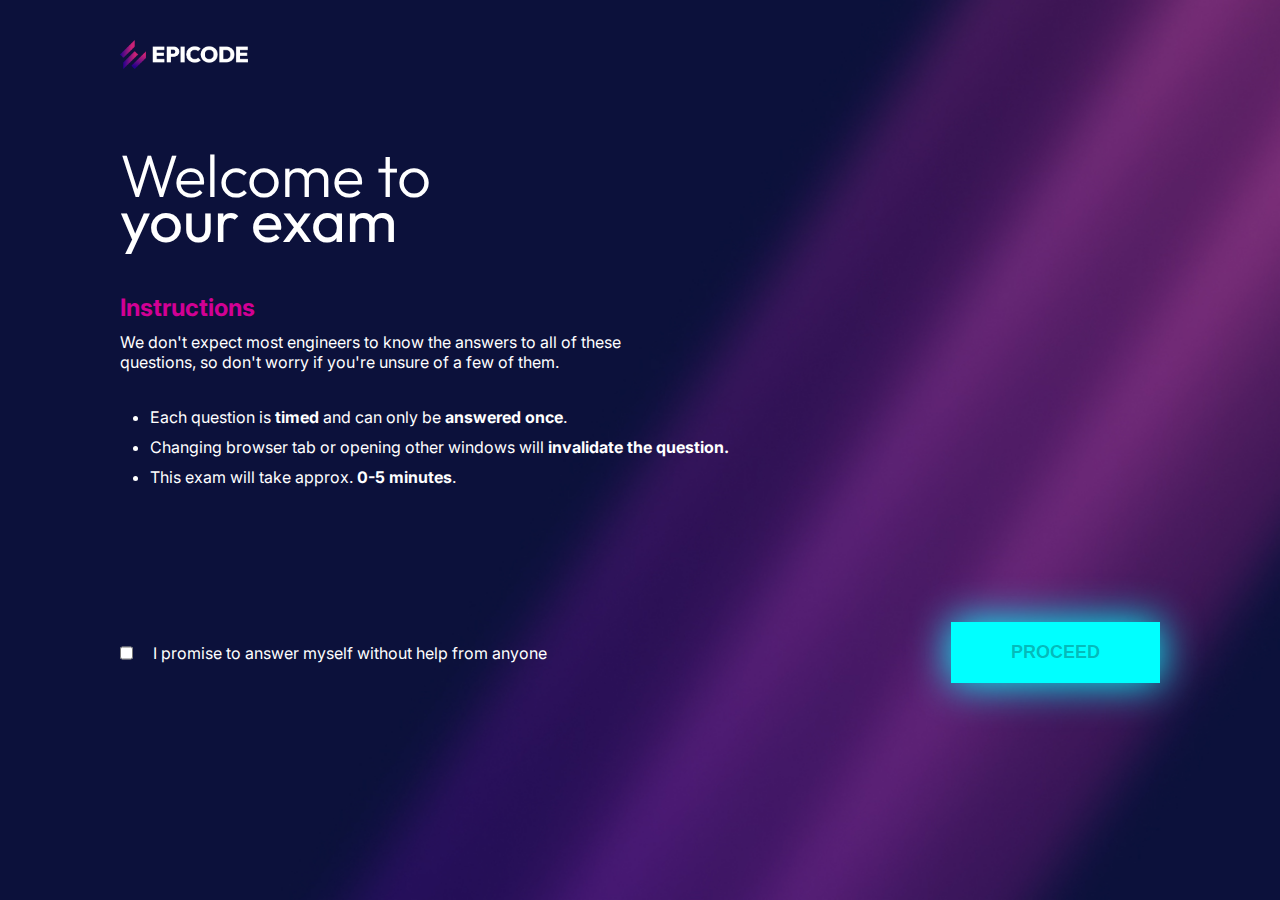
<file: index.html>
<!DOCTYPE html>
<html lang="en">
  <head>
    <meta charset="UTF-8" />
    <meta name="viewport" content="width=device-width, initial-scale=1.0" />
    <title>Document</title>
    <link rel="stylesheet" href="./welcome.css" />
    <link rel="preconnect" href="https://fonts.googleapis.com" />
    <link rel="preconnect" href="https://fonts.gstatic.com" crossorigin />
    <link rel="preconnect" href="https://fonts.googleapis.com" />
    <link rel="preconnect" href="https://fonts.gstatic.com" crossorigin />
    <link href="https://fonts.googleapis.com/css2?family=Inter:wght@100;200;300;400;500;600;700;800;900&family=Outfit:wght@100;200;300;400;500;600;700;800;900&display=swap" rel="stylesheet" />
  </head>
  <body>
    <div>
      <img class="logo" src="./assets/epicode_logo.png" alt="logoEpicode" />
    </div>

    <div class="welcome">
      <h1>
        Welcome to <br />
        <b>your exam</b>
      </h1>
      <h2>Instructions</h2>
      <p>
        We don't expect most engineers to know the answers to all of these
        <br />
        questions, so don't worry if you're unsure of a few of them.
      </p>
      <ul>
        <li>Each question is <b>timed</b> and can only be <b>answered once</b>.</li>
        <li>
          Changing browser tab or opening other windows will
          <b>invalidate the question.</b>
        </li>
        <li>This exam will take approx. <b>0-5 minutes</b>.</li>
      </ul>

      <div class="proceed">
        <div class="checkbox">
          <input type="checkbox" id="check-value" />
          <span id="visto"></span>
          <p>I promise to answer myself without help from anyone</p>
        </div>
        <a href="domande.html"><input type="button" class="button" value="PROCEED" disabled /></a>
      </div>
    </div>
    <script src="welcome.js"></script>
  </body>
</html>
</file>
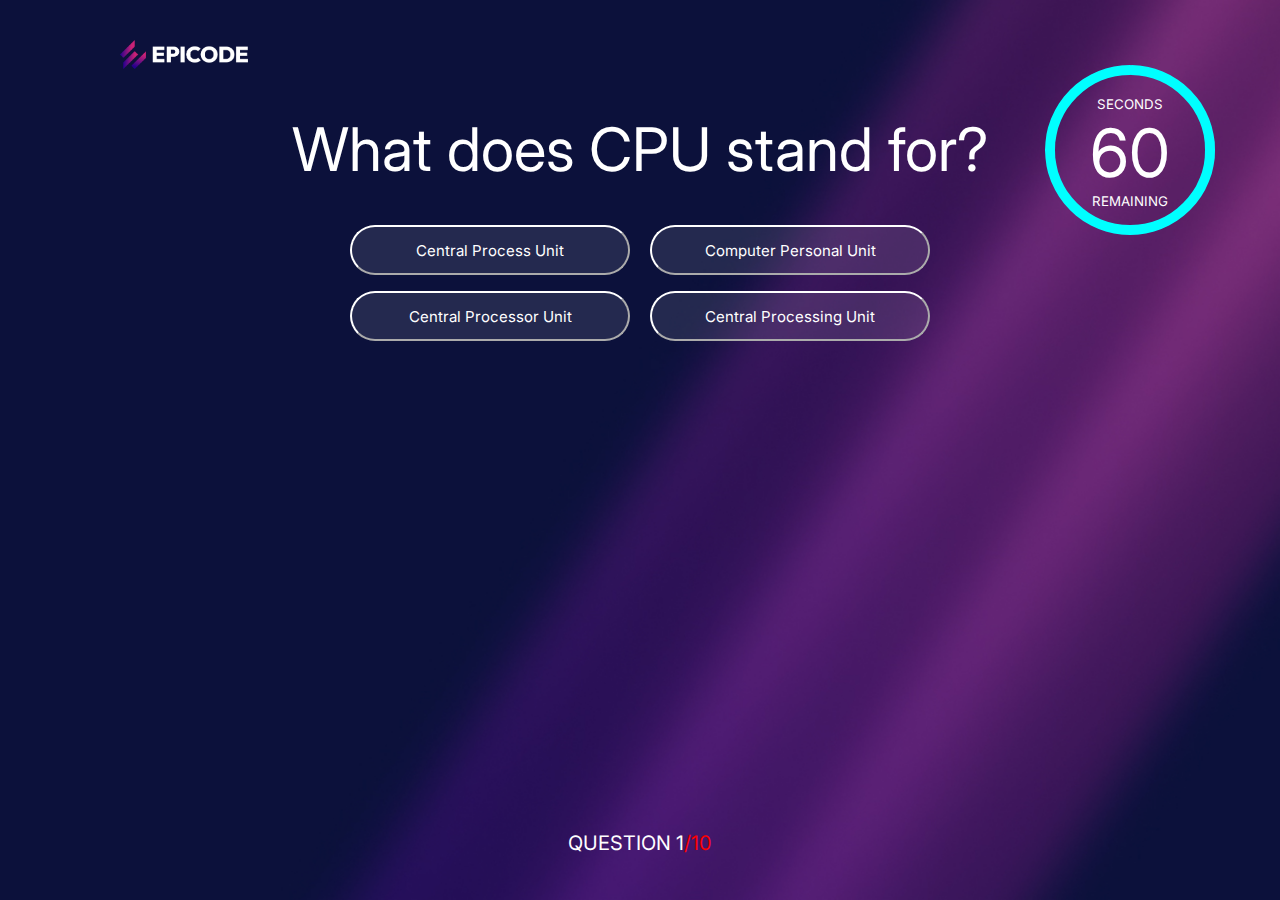
<file: domande.html>
<!DOCTYPE html>
<html lang="en">
  <head>
    <meta charset="UTF-8" />
    <meta name="viewport" content="width=device-width, initial-scale=1.0" />
    <title>Domande</title>
    <link rel="stylesheet" href="./style.css" />
    <link rel="preconnect" href="https://fonts.googleapis.com" />
    <link rel="preconnect" href="https://fonts.gstatic.com" crossorigin />
    <link rel="preconnect" href="https://fonts.googleapis.com" />
    <link rel="preconnect" href="https://fonts.gstatic.com" crossorigin />
    <link href="https://fonts.googleapis.com/css2?family=Inter:wght@100;200;300;400;500;600;700;800;900&family=Outfit:wght@100;200;300;400;500;600;700;800;900&display=swap" rel="stylesheet" />
  </head>
  <body>
    <div class="header">
        <img class="logo" src="./assets/epicode_logo.png" alt="logoEpicode" />
        <div class="contenitoreTimer">
          <div class="timer"></div>
          <svg>
            <circle r="80" cx="100" cy="100"></circle>
          </svg>
        </div>
      </div>
    <div class="contenitore">
      <div class="domanda">
        <p class="h1"></p>
      </div>
      <div class="bottoniRisposta"></div>
    </div>
    <footer class="totaleDomande">
      <p>QUESTION <span id="index"></span><span class="red">/10</span></p>
    </footer>
    <script src="domande.js"></script>
  </body>
</html>
</file>
<file: welcome.css>
* {
  margin: 0;
  padding: 0;
  box-sizing: border-box;
}

.logo {
  width: 10%;
  margin: 40px 120px;
}

body {
  background-image: url("./assets/bg.jpg");
  background-repeat: no-repeat;
  background-size: cover;
}

.welcome {
  color: white;
  margin: 40px 120px;
  font-family: "Inter", sans-serif;
  font-size: 16px;
}

.welcome h1 {
  font-family: "Outfit", sans-serif;
  font-size: 60px;
  font-weight: 300;
  line-height: 45px;
  margin-bottom: 50px;
}

.welcome h2 {
  color: #d20094;
  margin-bottom: 10px;
  font-weight: 700;
}

.welcome ul {
  margin: 30px;
}

.welcome ul li {
  padding: 5px 0;
}

.proceed {
  display: flex;
  width: 100%;
  justify-content: space-between;
  margin-top: 130px;
  align-items: center;
}

.checkbox {
  position: relative;
  display: flex;
  gap: 10px;
}

.button {
  padding: 20px 60px;
  border: none;
  background-color: #00ffff;
  font-size: large;
  font-weight: 800;
  box-shadow: 0px 0px 40px #00ffff;
}

.button:hover {
  cursor: pointer;
}
</file>
<file: style.css>
* {
  margin: 0;
  padding: 0;
  box-sizing: border-box;
  font-family: "Inter", sans-serif;
}

.logo {
  width: 10%;
  margin: 40px 120px;
}

body {
  margin-left: auto;
  margin-right: auto;
  background-image: url("./assets/bg.jpg");
  background-repeat: no-repeat;
  background-size: cover;
}
.domanda {
  width: 1500px;
}
.domanda p {
  color: white;
  text-align: center;
  font-size: 60px;
}
.contenitore {
  margin-left: auto;
  margin-right: auto;
  max-width: 800px;
  max-height: 400px;
  display: flex;
  flex-direction: column;
  align-items: center;
}

/*stile bottoni*/
.bottoniRisposta {
  margin-top: 4%;
  display: flex;
  justify-content: center;
  width: 600px;
  flex-wrap: wrap;
}
.bottoniRisposta button {
  height: 50px;
  width: 280px;
  font-size: 15px;
  border-radius: 50px;
  margin-inline: 10px;
  margin-block: 8px;
  border: white 2px outset;
  /* border-bottom-color: linear-gradient(90deg, rgba(255,255,255,1) 0%, rgba(49,41,90,0.6699929971988796) 50%); */
  background-color: rgb(255, 255, 255, 0.1);
  color: white;
}
button:hover {
  background-color: #d20094;
}
.totaleDomande {
  margin-top: 8%;
  color: white;
  font-size: 20px;
}

footer {
  position: absolute;
  bottom: 5vh;
  right: 50%;
  transform: translate(50%);
}

.red {
  color: red;
}

/* TIMER */

.header {
  position: relative;
}

.contenitoreTimer{
  position: absolute;
  top: 50px;
  right: 50px;
}

svg {
  width: 200px;
  height: 200px;
  transform: rotateY(-180deg) rotateZ(-90deg);
}

circle {
  stroke-dasharray: 500px;
  stroke-dashoffset: 0px;
  stroke-linecap: round;
  stroke-width: 10px;
  stroke: #00ffff;
  fill: none;
  animation: timer 10s linear 1 normal;
}

@keyframes timer {
  /* from {
    stroke-dashoffset: 0px;
  } */
  to {
    stroke-dashoffset: 500px;
  }
}

.timer{
  position: absolute;
  top: 50%;
  left: 50%;
  transform: translate(-50%, -50%);
  text-align: center;
  color: white;
  font-size: 10pt;
}

.time{
  font-size: 50pt;
}
</file>
